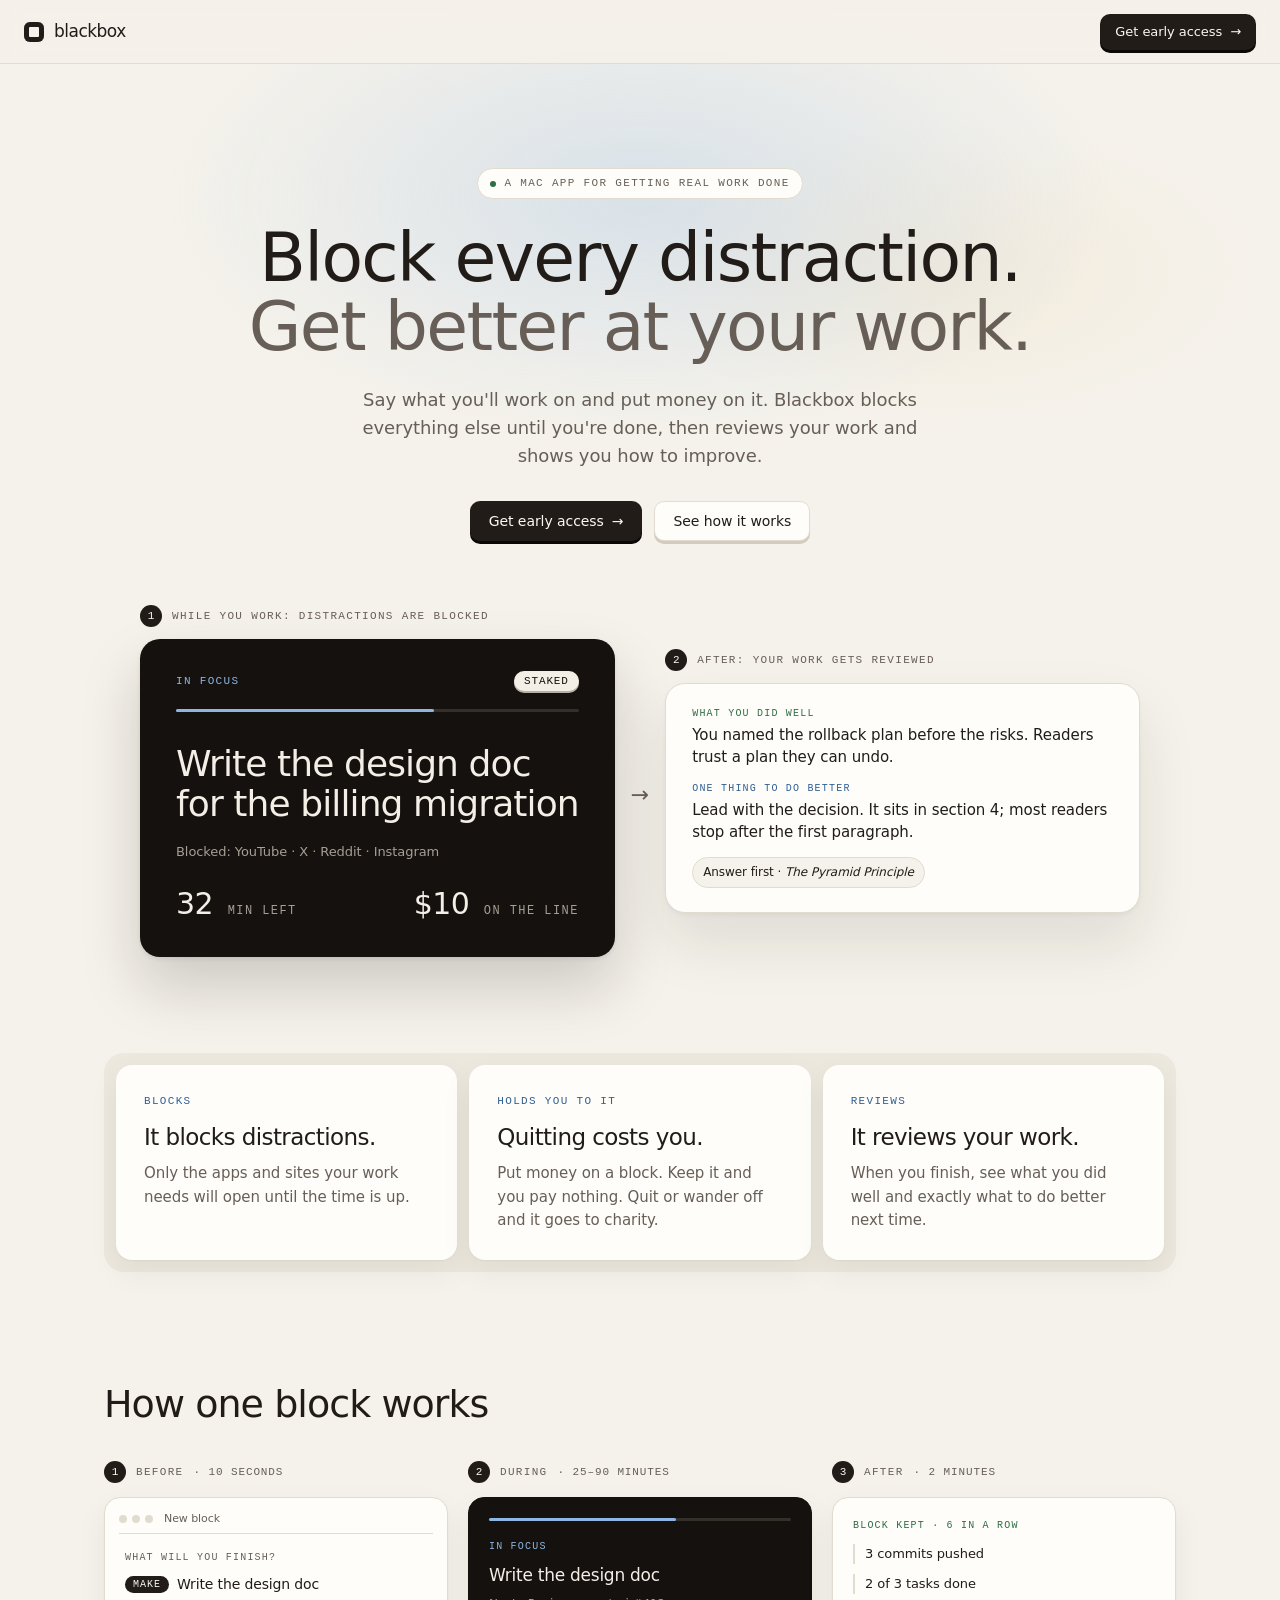
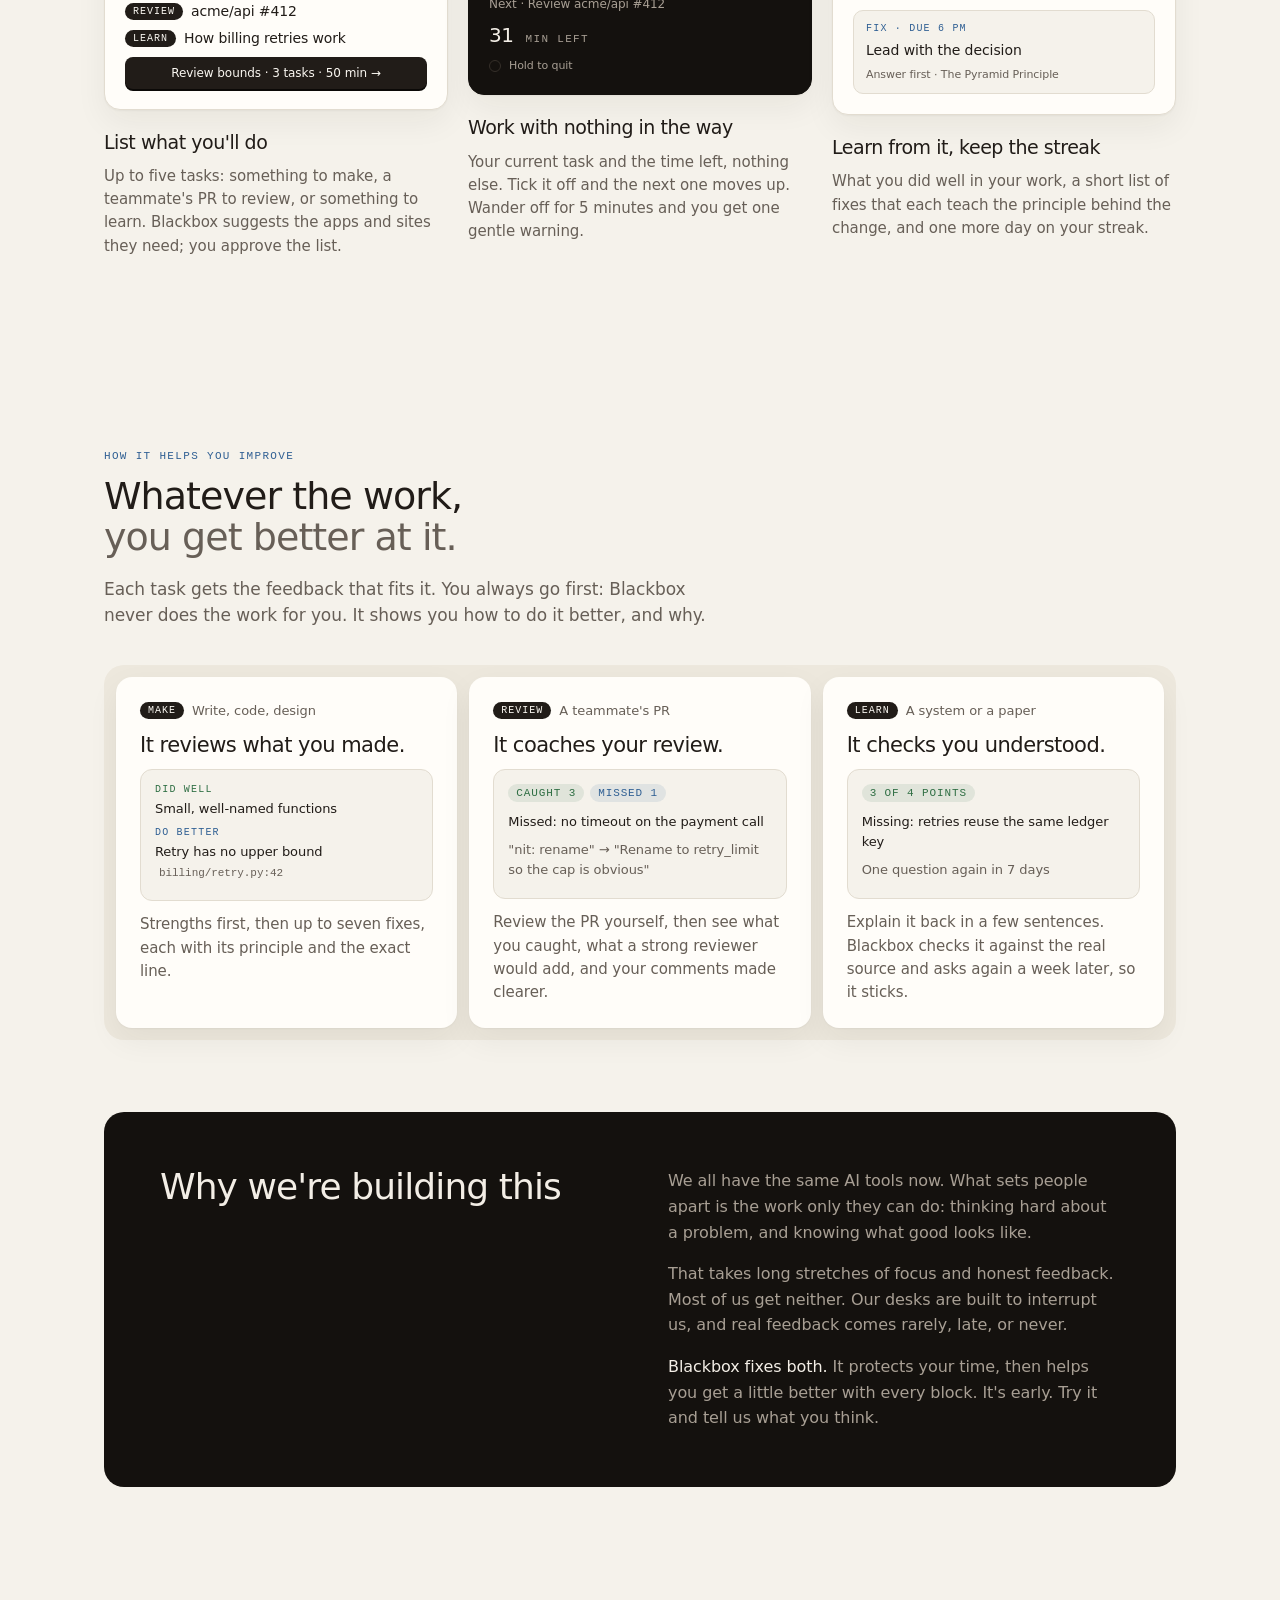
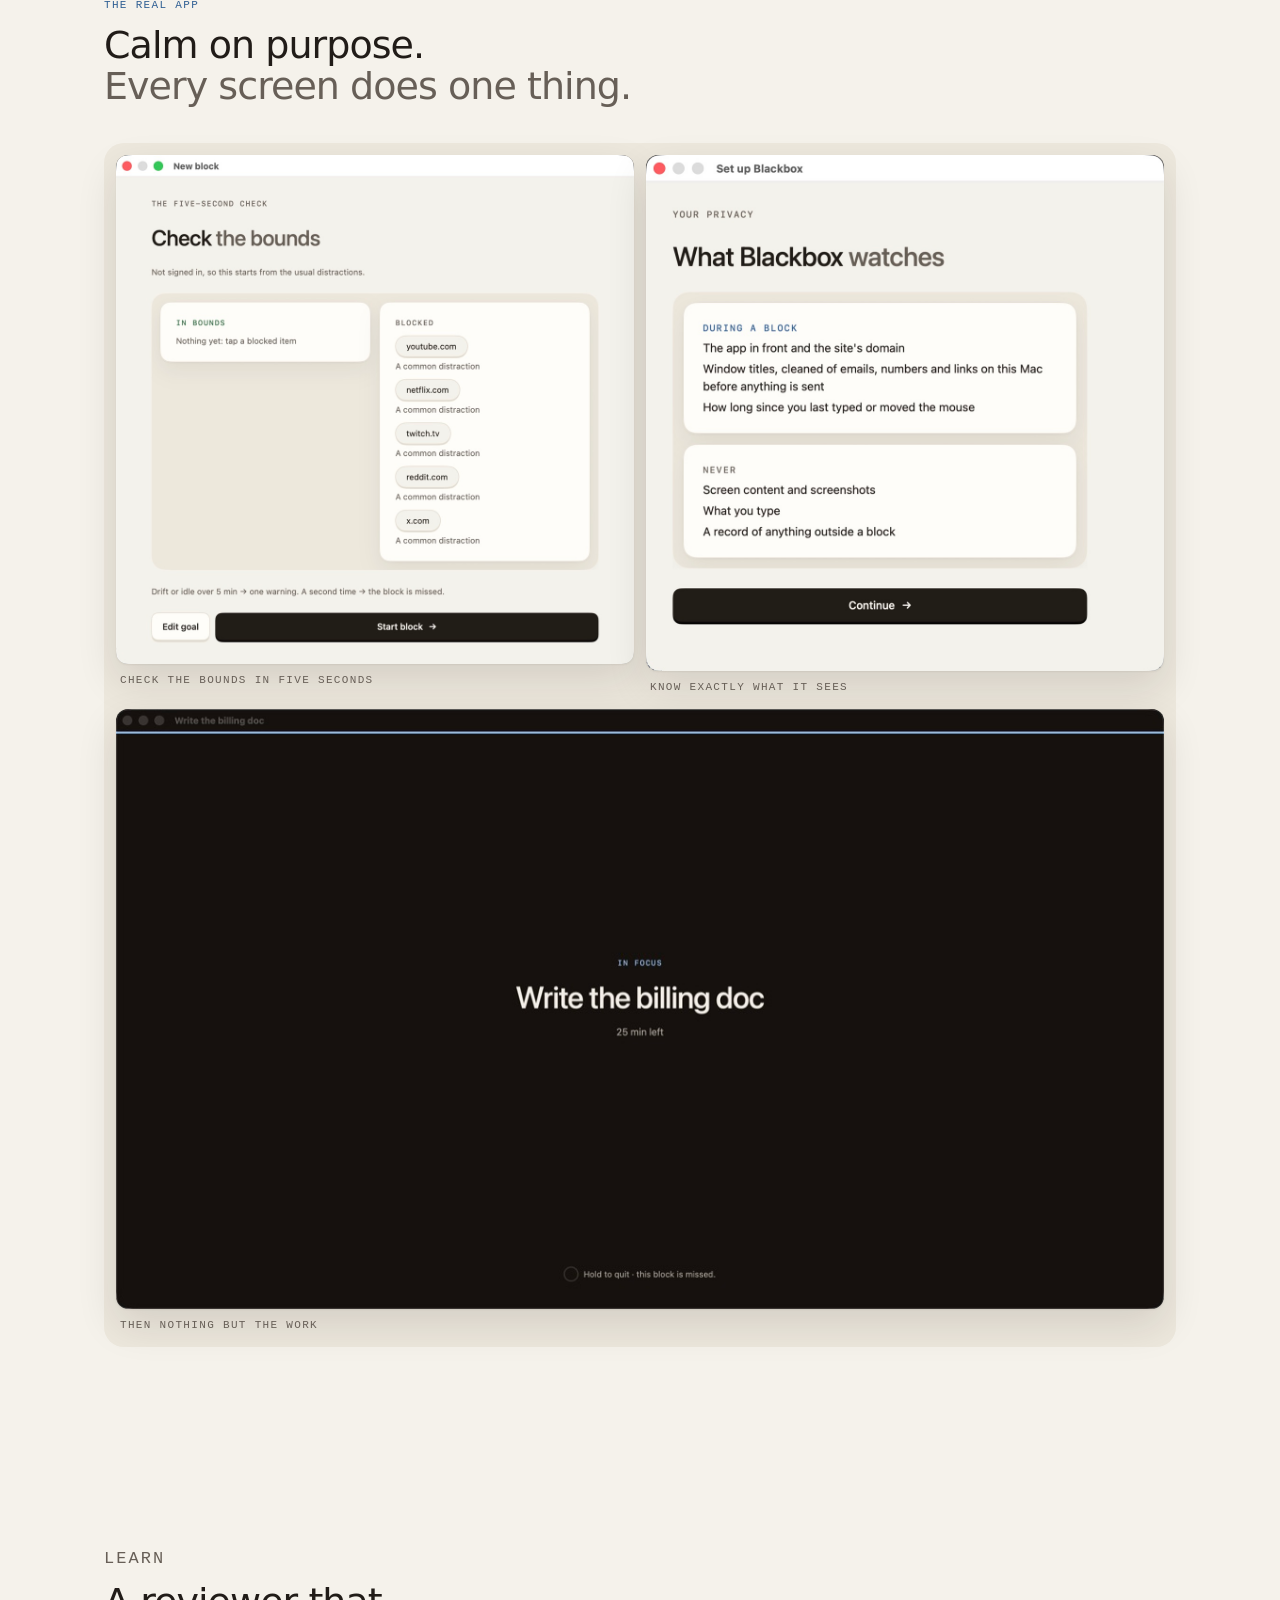
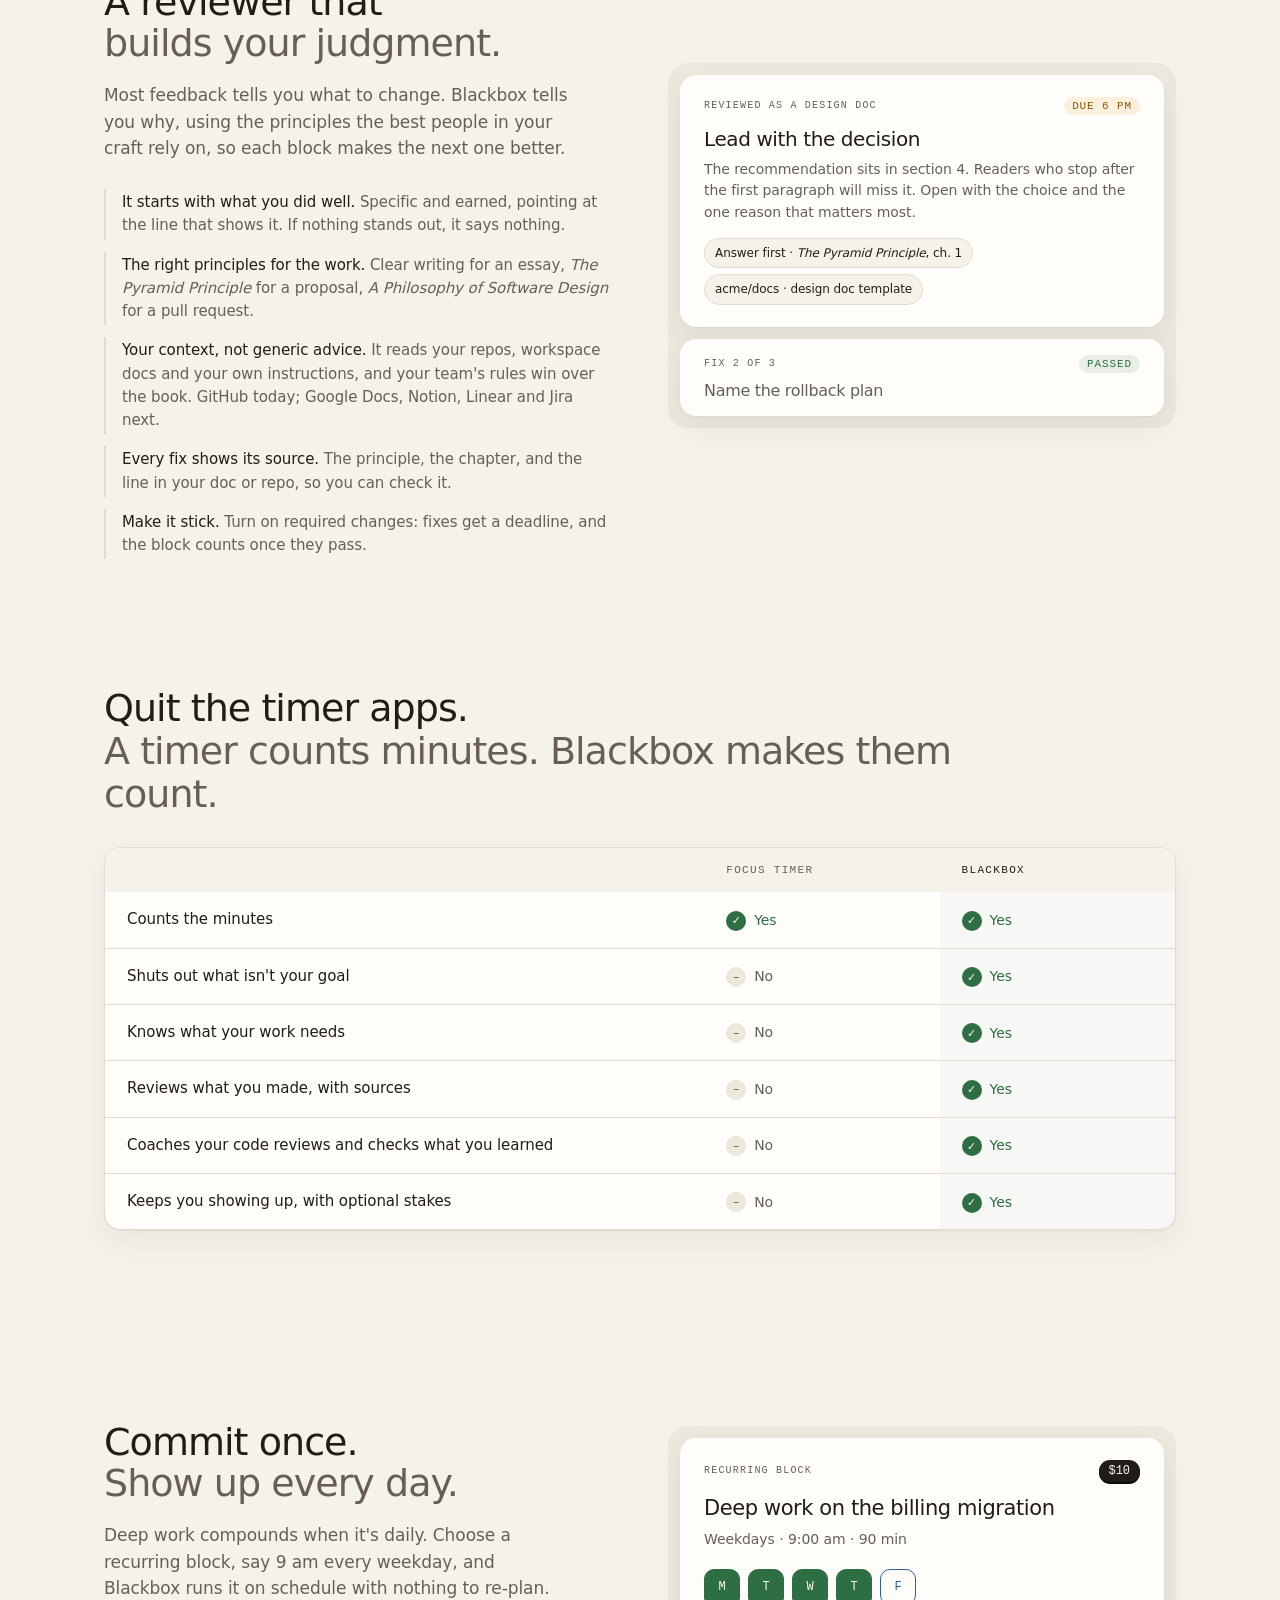
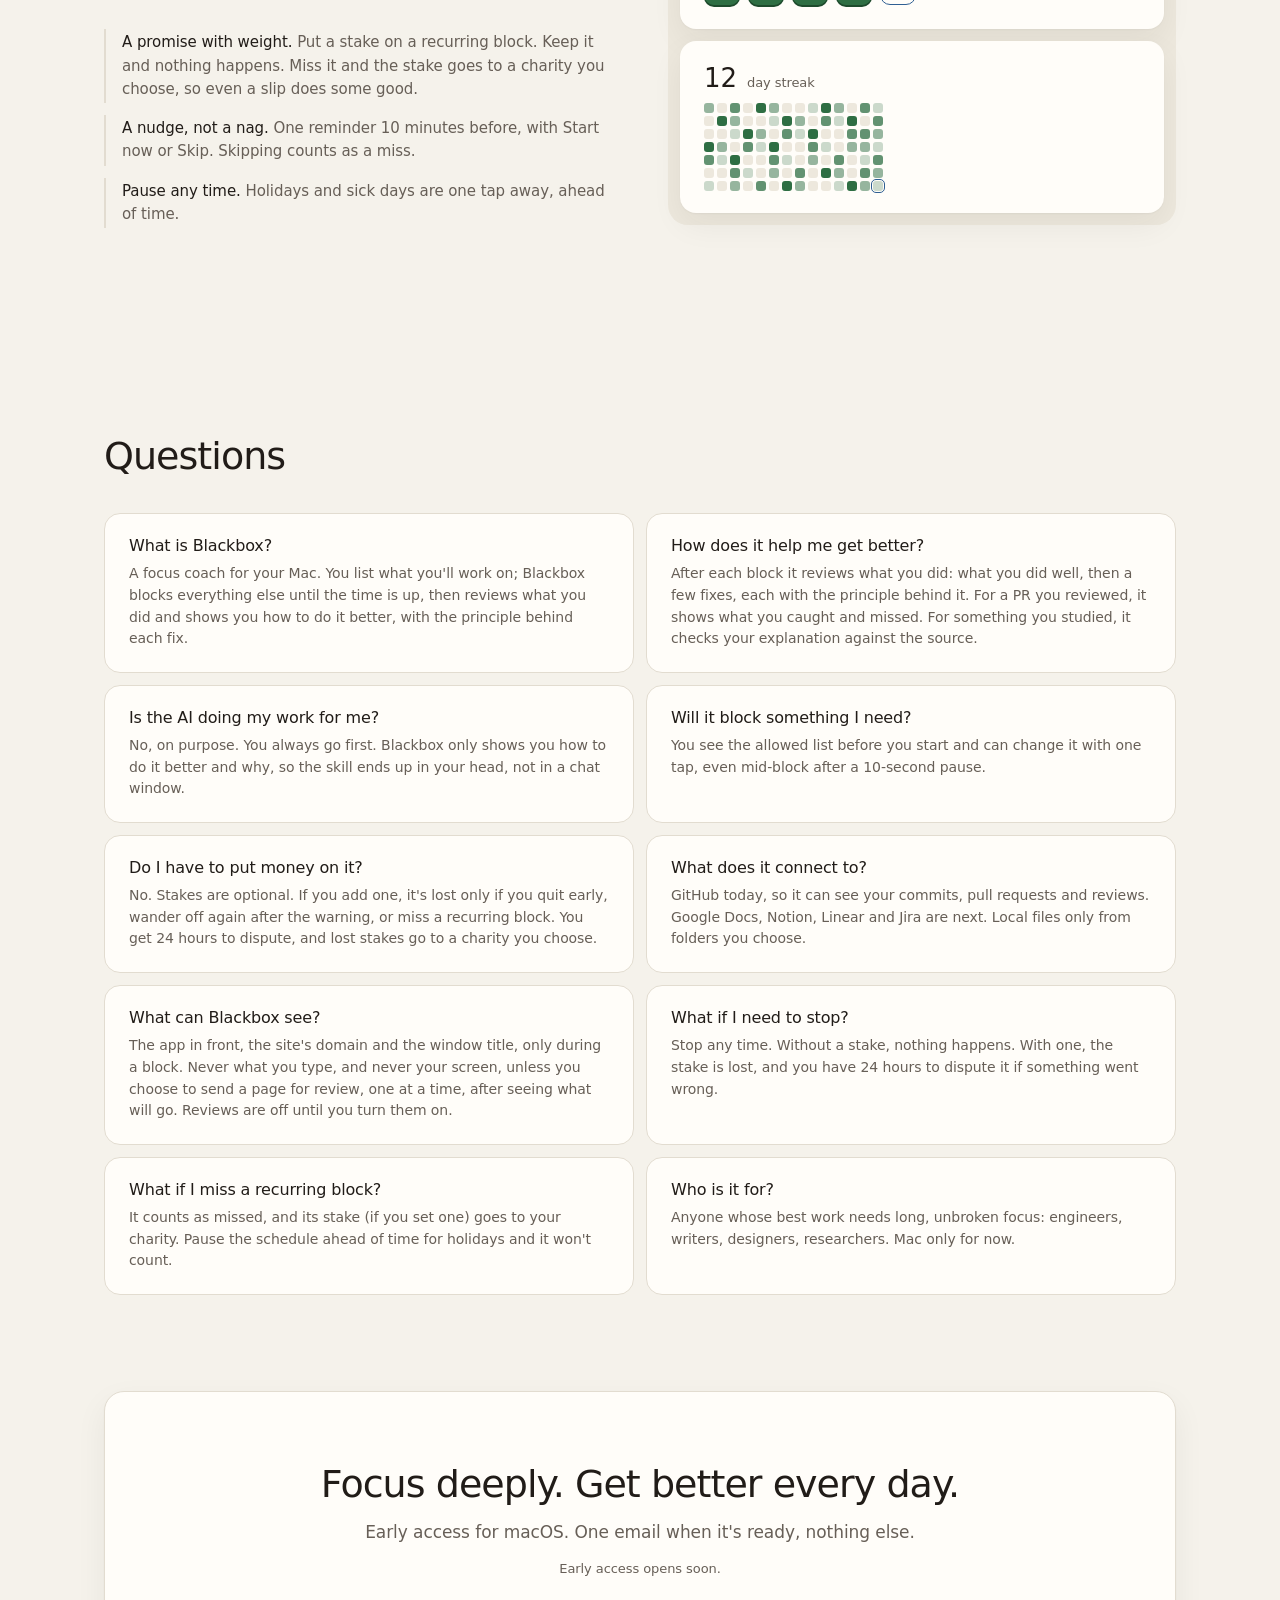
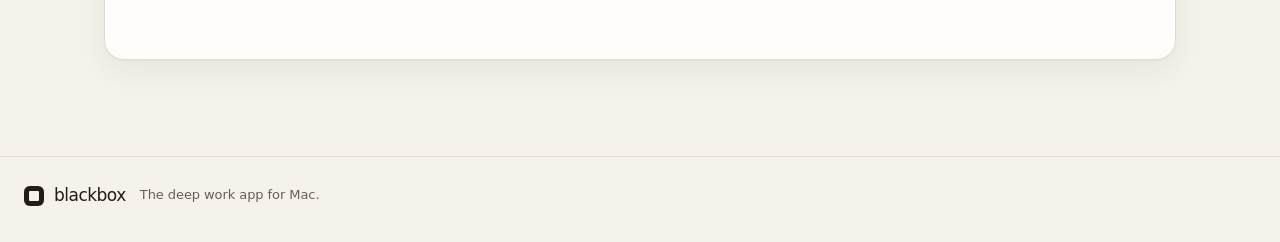
<file: index.html>
<!doctype html>
<html lang="en">
<head>
  <meta charset="utf-8">
  <meta name="viewport" content="width=device-width, initial-scale=1">
  <title>Blackbox — block every distraction. Get better at your work.</title>
  <meta name="description" content="Blackbox is a Mac app for getting real work done. Say what you'll work on and put money on it. It blocks everything else until you're done, then reviews your work and shows you how to improve.">
  <link rel="icon" href="data:image/svg+xml,%3Csvg xmlns=%22http://www.w3.org/2000/svg%22 viewBox=%220 0 32 32%22%3E%3Crect width=%2232%22 height=%2232%22 rx=%226%22 fill=%22%23000%22/%3E%3Crect x=%229%22 y=%229%22 width=%2214%22 height=%2214%22 rx=%222%22 fill=%22%23fff%22/%3E%3C/svg%3E">
  <link rel="stylesheet" href="styles.css">
  <script src="config.js"></script>
  <script src="waitlist.js" defer></script>
</head>
<body>
  <header class="nav">
    <a class="wordmark" href="#top" aria-label="Blackbox home">blackbox</a>
    <a class="button button-solid" href="#waitlist">Get early access</a>
  </header>

  <main id="top">
    <section class="hero">
      <p class="eyebrow">A Mac app for getting real work done</p>
      <h1>Block every distraction.<br><span class="muted">Get better at your work.</span></h1>
      <p class="lede">Say what you'll work on and put money on it. Blackbox blocks everything else until you're done, then reviews your work and shows you how to improve.</p>
      <div class="actions">
        <a class="button button-solid" href="#waitlist">Get early access</a>
        <a class="button button-outline" href="#how">See how it works</a>
      </div>

      <div class="hero-pair">
        <figure class="hero-step" aria-label="While you work: your task, the time left and the $10 on the line, nothing else">
          <figcaption><span class="num">1</span>While you work: distractions are blocked</figcaption>
          <div class="focus-card">
            <p class="focus-head"><span>In focus</span><span class="focus-stake-chip">Staked</span></p>
            <div class="timeline"><span style="width: 64%"></span></div>
            <p class="focus-goal">Write the design doc for the billing migration</p>
            <p class="focus-blocked">Blocked: YouTube · X · Reddit · Instagram</p>
            <p class="focus-time"><span><strong>32</strong> min left</span><span class="focus-money"><strong>$10</strong> on the line</span></p>
          </div>
        </figure>
        <span class="hero-arrow" aria-hidden="true">→</span>
        <figure class="hero-step" aria-label="After you work: what you did well, and one thing to do better, with the principle behind it">
          <figcaption><span class="num">2</span>After: your work gets reviewed</figcaption>
          <div class="coach-card">
            <p class="coach-label coach-good">What you did well</p>
            <p class="coach-line">You named the rollback plan before the risks. Readers trust a plan they can undo.</p>
            <p class="coach-label coach-better">One thing to do better</p>
            <p class="coach-line"><strong>Lead with the decision.</strong> It sits in section 4; most readers stop after the first paragraph.</p>
            <p class="coach-tag">Answer first · <em>The Pyramid Principle</em></p>
          </div>
        </figure>
      </div>
    </section>

    <section class="pillars" aria-label="What Blackbox does">
      <div class="pillar">
        <p class="pillar-kicker">Blocks</p>
        <h2>It blocks distractions.</h2>
        <p>Only the apps and sites your work needs will open until the time is up.</p>
      </div>
      <div class="pillar">
        <p class="pillar-kicker">Holds you to it</p>
        <h2>Quitting costs you.</h2>
        <p>Put money on a block. Keep it and you pay nothing. Quit or wander off and it goes to charity.</p>
      </div>
      <div class="pillar">
        <p class="pillar-kicker">Reviews</p>
        <h2>It reviews your work.</h2>
        <p>When you finish, see what you did well and exactly what to do better next time.</p>
      </div>
    </section>

    <section id="how" class="how" aria-labelledby="how-title">
      <h2 id="how-title">How one block works</h2>
      <ol class="phases">
        <li class="phase">
          <p class="phase-when"><span class="num">1</span>Before <span class="muted">· 10 seconds</span></p>
          <div class="mock app" aria-hidden="true">
            <div class="app-bar"><i></i><i></i><i></i><span>New block</span></div>
            <p class="mock-label">What will you finish?</p>
            <p class="mock-task"><span class="kind">Make</span>Write the design doc</p>
            <p class="mock-task"><span class="kind">Review</span>acme/api #412</p>
            <p class="mock-task"><span class="kind">Learn</span>How billing retries work</p>
            <span class="mock-cta">Review bounds · 3 tasks · 50 min →</span>
          </div>
          <h3>List what you'll do</h3>
          <p>Up to five tasks: something to make, a teammate's PR to review, or something to learn. Blackbox suggests the apps and sites they need; you approve the list.</p>
        </li>
        <li class="phase">
          <p class="phase-when"><span class="num">2</span>During <span class="muted">· 25–90 minutes</span></p>
          <div class="mock app mock-dark" aria-hidden="true">
            <div class="mock-time"><span style="width: 62%"></span></div>
            <p class="mock-label mock-label-focus">In focus</p>
            <p class="mock-blocked">Write the design doc</p>
            <p class="mock-next">Next · Review acme/api #412</p>
            <p class="mock-left"><strong>31</strong> min left</p>
            <span class="mock-hold"><i></i>Hold to quit</span>
          </div>
          <h3>Work with nothing in the way</h3>
          <p>Your current task and the time left, nothing else. Tick it off and the next one moves up. Wander off for 5 minutes and you get one gentle warning.</p>
        </li>
        <li class="phase">
          <p class="phase-when"><span class="num">3</span>After <span class="muted">· 2 minutes</span></p>
          <div class="mock app" aria-hidden="true">
            <p class="mock-label mock-label-kept">Block kept · 6 in a row</p>
            <p class="mock-proof">3 commits pushed</p>
            <p class="mock-proof">2 of 3 tasks done</p>
            <div class="mock-fixcard">
              <p class="mock-label mock-label-focus">Fix · due 6 pm</p>
              <p class="mock-fix">Lead with the decision</p>
              <p class="mock-tag">Answer first · The Pyramid Principle</p>
            </div>
          </div>
          <h3>Learn from it, keep the streak</h3>
          <p>What you did well in your work, a short list of fixes that each teach the principle behind the change, and one more day on your streak.</p>
        </li>
      </ol>
    </section>

    <section id="improve" class="kinds-section" aria-labelledby="kinds-title">
      <p class="eyebrow-plain">How it helps you improve</p>
      <h2 id="kinds-title">Whatever the work,<br><span class="muted">you get better at it.</span></h2>
      <p class="section-intro">Each task gets the feedback that fits it. You always go first: Blackbox never does the work for you. It shows you how to do it better, and why.</p>
      <div class="kinds">
        <article class="kind-card">
          <p class="kind-head"><span class="kind">Make</span>Write, code, design</p>
          <h3>It reviews what you made.</h3>
          <div class="mini" aria-hidden="true">
            <p class="coach-label coach-good">Did well</p>
            <p class="mini-line">Small, well-named functions</p>
            <p class="coach-label coach-better">Do better</p>
            <p class="mini-line">Retry has no upper bound <span class="mini-src">billing/retry.py:42</span></p>
          </div>
          <p>Strengths first, then up to seven fixes, each with its principle and the exact line.</p>
        </article>
        <article class="kind-card">
          <p class="kind-head"><span class="kind">Review</span>A teammate's PR</p>
          <h3>It coaches your review.</h3>
          <div class="mini" aria-hidden="true">
            <p class="mini-score"><span class="good">Caught 3</span><span class="better">Missed 1</span></p>
            <p class="mini-line">Missed: no timeout on the payment call</p>
            <p class="mini-line mini-quiet">"nit: rename" → "Rename to retry_limit so the cap is obvious"</p>
          </div>
          <p>Review the PR yourself, then see what you caught, what a strong reviewer would add, and your comments made clearer.</p>
        </article>
        <article class="kind-card">
          <p class="kind-head"><span class="kind">Learn</span>A system or a paper</p>
          <h3>It checks you understood.</h3>
          <div class="mini" aria-hidden="true">
            <p class="mini-score"><span class="good">3 of 4 points</span></p>
            <p class="mini-line">Missing: retries reuse the same ledger key</p>
            <p class="mini-line mini-quiet">One question again in 7 days</p>
          </div>
          <p>Explain it back in a few sentences. Blackbox checks it against the real source and asks again a week later, so it sticks.</p>
        </article>
      </div>
    </section>

    <section id="why" class="why-now" aria-labelledby="why-title">
      <h2 id="why-title">Why we're building this</h2>
      <div class="why-now-body">
        <p>We all have the same AI tools now. What sets people apart is the work only they can do: thinking hard about a problem, and knowing what good looks like.</p>
        <p>That takes long stretches of focus and honest feedback. Most of us get neither. Our desks are built to interrupt us, and real feedback comes rarely, late, or never.</p>
        <p><strong>Blackbox fixes both.</strong> It protects your time, then helps you get a little better with every block. It's early. Try it and tell us what you think.</p>
      </div>
    </section>

    <section class="screens" aria-labelledby="screens-title">
      <p class="eyebrow-plain">The real app</p>
      <h2 id="screens-title">Calm on purpose.<br><span class="muted">Every screen does one thing.</span></h2>
      <div class="shots">
        <figure class="shot">
          <img src="img/bounds-light.jpg" width="1100" height="1081" loading="lazy" decoding="async"
            alt="The bounds check: what's in bounds and what's blocked, with a reason under each, and Start block.">
          <figcaption>Check the bounds in five seconds</figcaption>
        </figure>
        <figure class="shot">
          <img src="img/privacy-light.jpg" width="1100" height="1096" loading="lazy" decoding="async"
            alt="Setup's privacy screen: what Blackbox watches during a block, and what it never collects.">
          <figcaption>Know exactly what it sees</figcaption>
        </figure>
        <figure class="shot shot-wide">
          <img src="img/focus-dark.jpg" width="1100" height="630" loading="lazy" decoding="async"
            alt="Focus mode: the goal, the time left, and hold to quit, on a dark screen.">
          <figcaption>Then nothing but the work</figcaption>
        </figure>
      </div>
    </section>

    <section id="learn" class="reviewer" aria-labelledby="reviewer-title">
      <div class="reviewer-copy">
        <p class="eyebrow-plain">Learn</p>
        <h2 id="reviewer-title">A reviewer that<br><span class="muted">builds your judgment.</span></h2>
        <p>Most feedback tells you what to change. Blackbox tells you why, using the principles the best people in your craft rely on, so each block makes the next one better.</p>
        <ul class="train-points">
          <li><strong>It starts with what you did well.</strong> Specific and earned, pointing at the line that shows it. If nothing stands out, it says nothing.</li>
          <li><strong>The right principles for the work.</strong> Clear writing for an essay, <em>The Pyramid Principle</em> for a proposal, <em>A Philosophy of Software Design</em> for a pull request.</li>
          <li><strong>Your context, not generic advice.</strong> It reads your repos, workspace docs and your own instructions, and your team's rules win over the book. GitHub today; Google Docs, Notion, Linear and Jira next.</li>
          <li><strong>Every fix shows its source.</strong> The principle, the chapter, and the line in your doc or repo, so you can check it.</li>
          <li><strong>Make it stick.</strong> Turn on required changes: fixes get a deadline, and the block counts once they pass.</li>
        </ul>
      </div>
      <figure class="review" aria-label="A fix card: Lead with the decision, with its principle and sources">
        <div class="review-card">
          <p class="review-head"><span class="mock-label">Reviewed as a design doc</span><span class="review-due">Due 6 pm</span></p>
          <p class="review-what">Lead with the decision</p>
          <p class="review-why">The recommendation sits in section 4. Readers who stop after the first paragraph will miss it. Open with the choice and the one reason that matters most.</p>
          <div class="review-tags">
            <span>Answer first · <em>The Pyramid Principle</em>, ch. 1</span>
            <span>acme/docs · design doc template</span>
          </div>
        </div>
        <div class="review-card review-card-quiet">
          <p class="review-head"><span class="mock-label">Fix 2 of 3</span><span class="review-pass">Passed</span></p>
          <p class="review-what">Name the rollback plan</p>
        </div>
      </figure>
    </section>

    <section class="timers" aria-labelledby="timers-title">
      <h2 id="timers-title">Quit the timer apps.<br><span class="muted">A timer counts minutes. Blackbox makes them count.</span></h2>
      <table class="compare">
        <thead>
          <tr><th scope="col"><span class="visually-hidden">What you get</span></th><th scope="col">Focus timer</th><th scope="col">Blackbox</th></tr>
        </thead>
        <tbody>
          <tr><th scope="row">Counts the minutes</th><td><span class="yes">Yes</span></td><td><span class="yes">Yes</span></td></tr>
          <tr><th scope="row">Shuts out what isn't your goal</th><td><span class="no">No</span></td><td><span class="yes">Yes</span></td></tr>
          <tr><th scope="row">Knows what your work needs</th><td><span class="no">No</span></td><td><span class="yes">Yes</span></td></tr>
          <tr><th scope="row">Reviews what you made, with sources</th><td><span class="no">No</span></td><td><span class="yes">Yes</span></td></tr>
          <tr><th scope="row">Coaches your code reviews and checks what you learned</th><td><span class="no">No</span></td><td><span class="yes">Yes</span></td></tr>
          <tr><th scope="row">Keeps you showing up, with optional stakes</th><td><span class="no">No</span></td><td><span class="yes">Yes</span></td></tr>
        </tbody>
      </table>
    </section>

    <section class="train" aria-labelledby="train-title">
      <div class="train-copy">
        <h2 id="train-title">Commit once.<br><span class="muted">Show up every day.</span></h2>
        <p>Deep work compounds when it's daily. Choose a recurring block, say 9 am every weekday, and Blackbox runs it on schedule with nothing to re-plan.</p>
        <ul class="train-points">
          <li><strong>A promise with weight.</strong> Put a stake on a recurring block. Keep it and nothing happens. Miss it and the stake goes to a charity you choose, so even a slip does some good.</li>
          <li><strong>A nudge, not a nag.</strong> One reminder 10 minutes before, with Start now or Skip. Skipping counts as a miss.</li>
          <li><strong>Pause any time.</strong> Holidays and sick days are one tap away, ahead of time.</li>
        </ul>
      </div>
      <figure class="schedule" aria-label="A recurring block: Deep work, weekdays at 9 am, 90 minutes, $10, with a 12-day streak">
        <div class="schedule-card">
          <p class="schedule-head"><span class="mock-label">Recurring block</span><span class="schedule-stake">$10</span></p>
        <p class="schedule-goal">Deep work on the billing migration</p>
        <p class="schedule-when">Weekdays · 9:00 am · 90 min</p>
        <div class="days" aria-hidden="true">
          <span class="kept">M</span><span class="kept">T</span><span class="kept">W</span><span class="kept">T</span><span class="next">F</span>
        </div>
        </div>
        <div class="consistency">
          <p class="mock-streak"><strong>12</strong> day streak</p>
          <div class="grid" aria-hidden="true"></div>
        </div>
      </figure>
    </section>

    <section class="faq" aria-labelledby="faq-title">
      <h2 id="faq-title">Questions</h2>
      <dl>
        <div>
          <dt>What is Blackbox?</dt>
          <dd>A focus coach for your Mac. You list what you'll work on; Blackbox blocks everything else until the time is up, then reviews what you did and shows you how to do it better, with the principle behind each fix.</dd>
        </div>
        <div>
          <dt>How does it help me get better?</dt>
          <dd>After each block it reviews what you did: what you did well, then a few fixes, each with the principle behind it. For a PR you reviewed, it shows what you caught and missed. For something you studied, it checks your explanation against the source.</dd>
        </div>
        <div>
          <dt>Is the AI doing my work for me?</dt>
          <dd>No, on purpose. You always go first. Blackbox only shows you how to do it better and why, so the skill ends up in your head, not in a chat window.</dd>
        </div>
        <div>
          <dt>Will it block something I need?</dt>
          <dd>You see the allowed list before you start and can change it with one tap, even mid-block after a 10-second pause.</dd>
        </div>
        <div>
          <dt>Do I have to put money on it?</dt>
          <dd>No. Stakes are optional. If you add one, it's lost only if you quit early, wander off again after the warning, or miss a recurring block. You get 24 hours to dispute, and lost stakes go to a charity you choose.</dd>
        </div>
        <div>
          <dt>What does it connect to?</dt>
          <dd>GitHub today, so it can see your commits, pull requests and reviews. Google Docs, Notion, Linear and Jira are next. Local files only from folders you choose.</dd>
        </div>
        <div>
          <dt>What can Blackbox see?</dt>
          <dd>The app in front, the site's domain and the window title, only during a block. Never what you type, and never your screen, unless you choose to send a page for review, one at a time, after seeing what will go. Reviews are off until you turn them on.</dd>
        </div>
        <div>
          <dt>What if I need to stop?</dt>
          <dd>Stop any time. Without a stake, nothing happens. With one, the stake is lost, and you have 24 hours to dispute it if something went wrong.</dd>
        </div>
        <div>
          <dt>What if I miss a recurring block?</dt>
          <dd>It counts as missed, and its stake (if you set one) goes to your charity. Pause the schedule ahead of time for holidays and it won't count.</dd>
        </div>
        <div>
          <dt>Who is it for?</dt>
          <dd>Anyone whose best work needs long, unbroken focus: engineers, writers, designers, researchers. Mac only for now.</dd>
        </div>
      </dl>
    </section>

    <section id="waitlist" class="waitlist" aria-labelledby="waitlist-title">
      <h2 id="waitlist-title">Focus deeply. Get better every day.</h2>
      <p class="section-lede">Early access for macOS. One email when it's ready, nothing else.</p>
      <form class="waitlist-form" novalidate>
        <label class="visually-hidden" for="email">Email address</label>
        <input id="email" name="email" type="email" autocomplete="email" placeholder="you@work.com" required>
        <button class="button button-solid" type="submit">Get early access</button>
      </form>
      <p class="waitlist-note" role="status" aria-live="polite"></p>
    </section>
  </main>

  <footer class="footer">
    <span class="wordmark">blackbox</span>
    <span class="muted">The deep work app for Mac.</span>
  </footer>
</body>
</html>
</file>
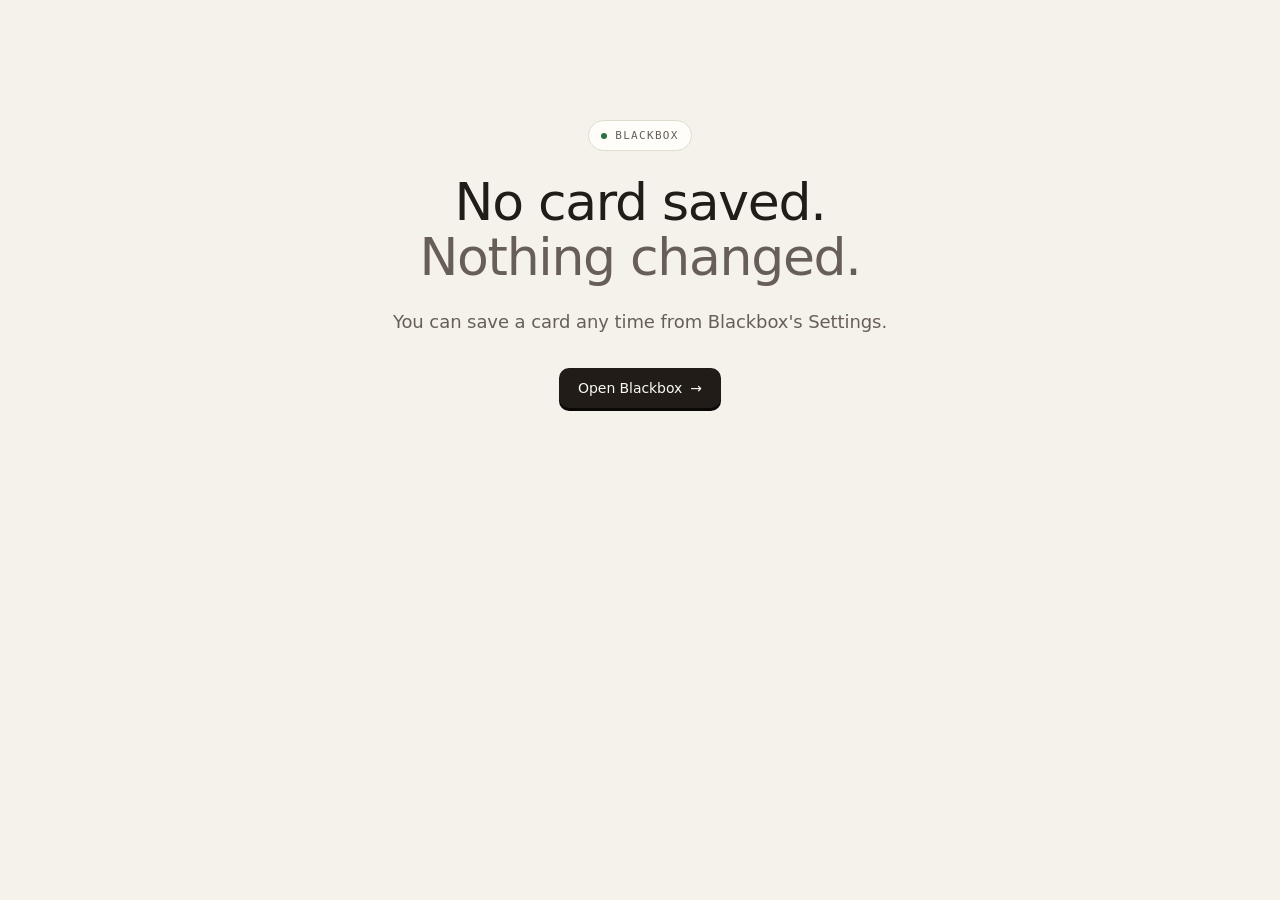
<file: card-saved.html>
<!doctype html>
<html lang="en">
<head>
  <meta charset="utf-8">
  <meta name="viewport" content="width=device-width, initial-scale=1">
  <title>Finish saving your card — Blackbox</title>
  <meta name="robots" content="noindex">
  <meta name="referrer" content="no-referrer">
  <link rel="stylesheet" href="styles.css">
</head>
<body>
  <main class="hand-back">
    <p class="eyebrow">Blackbox</p>
    <h1 id="title">Almost done.<br><span class="muted">Open Blackbox to finish saving your card.</span></h1>
    <p class="lede" id="detail">Stripe holds your card; Blackbox only stores a reference to it. Nothing is charged unless you lose a stake.</p>
    <div class="actions"><a class="button button-solid" id="back" href="blackbox://payment">Open Blackbox</a></div>
  </main>
  <script>
    // Stripe returns here with ?session_id=… (or ?cancelled=1). Hand it to the app.
    (function () {
      "use strict";
      const params = new URLSearchParams(location.search);
      const session = params.get("session_id");
      const back = document.getElementById("back");
      if (!session || params.get("cancelled")) {
        document.getElementById("title").innerHTML = 'No card saved.<br><span class="muted">Nothing changed.</span>';
        document.getElementById("detail").textContent = "You can save a card any time from Blackbox's Settings.";
        return;
      }
      const link = "blackbox://payment?session_id=" + encodeURIComponent(session);
      // Keep the session id out of the address bar and history once it's read.
      history.replaceState(null, "", location.pathname);
      back.href = link;
      location.href = link;
    })();
  </script>
</body>
</html>
</file>
<file: styles.css>
/* Blackbox landing page. Tokens mirror docs/design/ui-design.md (v4, warm paper). */
:root {
  --bg: #f5f2eb;
  --surface: #fffdf9;
  --raised: #ede8dd;
  --line: #e2dcd0;
  --text: #211c18;
  --muted: #675f57;
  --primary: #211c18;
  --on-primary: #fbf8f2;
  --edge: #0b0907;
  --edge-soft: #d3cbbd;
  --focus: #2f5f93;
  --kept: #2e6e43;
  --night: #14110e;
  --night-surface: #1d1915;
  --night-line: #352f29;
  --night-text: #f3eee6;
  --night-muted: #a89f94;
  --night-focus: #8db6e3;
  --radius-control: 10px;
  --radius-card: 16px;
  --radius-panel: 20px;
  --shadow-card: 0 1px 2px rgba(33, 28, 24, 0.04), 0 12px 32px rgba(33, 28, 24, 0.06);
  --sans: -apple-system, BlinkMacSystemFont, "SF Pro Text", Inter, "Segoe UI", system-ui, sans-serif;
  --display: -apple-system, BlinkMacSystemFont, "SF Pro Display", Inter, "Segoe UI", system-ui, sans-serif;
  --mono: ui-monospace, "SF Mono", SFMono-Regular, Menlo, Consolas, monospace;
  --column: 1120px;
}

* { box-sizing: border-box; }
[hidden] { display: none !important; }

html { scroll-behavior: smooth; }
@media (prefers-reduced-motion: reduce) { html { scroll-behavior: auto; } }

body {
  margin: 0;
  /* The hero's glow is wider than the page; never let it scroll sideways. */
  overflow-x: clip;
  background: var(--bg);
  color: var(--text);
  font: 400 15px/1.55 var(--sans);
  letter-spacing: -0.005em;
  -webkit-font-smoothing: antialiased;
}

h1, h2, h3 { font-family: var(--display); font-weight: 500; letter-spacing: -0.025em; margin: 0; }
p { margin: 0; }
.muted { color: var(--muted); }

.nav, main, .footer { max-width: var(--column); margin: 0 auto; padding: 0 24px; }

/* Nav: floats on the paper with a hairline once you scroll past it. */
.nav {
  position: sticky; top: 0; z-index: 10;
  display: flex; align-items: center; justify-content: space-between;
  height: 64px; max-width: none;
  background: rgba(245, 242, 235, 0.86);
  backdrop-filter: saturate(140%) blur(10px);
  -webkit-backdrop-filter: saturate(140%) blur(10px);
  border-bottom: 1px solid var(--line);
}
.wordmark {
  display: inline-flex; align-items: center; gap: 10px;
  font: 500 17px/1 var(--display); letter-spacing: -0.03em; color: var(--text); text-decoration: none;
}
.wordmark::before {
  content: ""; width: 20px; height: 20px; border-radius: 6px; background: var(--primary);
  box-shadow: inset 0 0 0 5px var(--primary), inset 0 0 0 11px var(--bg);
}

/* Tactile buttons: they sit on a key edge and press down onto it. */
.button {
  display: inline-flex; align-items: center; justify-content: center; gap: 8px;
  height: 40px; padding: 0 18px; border-radius: var(--radius-control);
  font: 500 14px/1 var(--sans); letter-spacing: -0.005em; text-decoration: none;
  border: 1px solid transparent; cursor: pointer;
  transition: transform 90ms ease-out, box-shadow 90ms ease-out;
}
.button:active { transform: translateY(2px); }
.button:focus-visible, input:focus-visible { outline: 2px solid var(--focus); outline-offset: 3px; }
.button-solid { background: var(--primary); color: var(--on-primary); box-shadow: 0 3px 0 var(--edge); }
.button-solid:active { box-shadow: 0 1px 0 var(--edge); }
.button-solid::after { content: "→"; font-family: var(--sans); }
.button-outline { background: var(--surface); color: var(--text); border-color: var(--line); box-shadow: 0 3px 0 var(--edge-soft); }
.button-outline:active { box-shadow: 0 1px 0 var(--edge-soft); }
.nav .button { height: 36px; padding: 0 14px; font-size: 13px; }
@media (prefers-reduced-motion: reduce) { .button, .button:active { transition: none; transform: none; } }

/* Mono labels: the instrument-panel voice. */
.eyebrow, .pillar-kicker, .mock-label, .phase-when, .num, .stamina-head .mock-label, .schedule-head .mock-label {
  font-family: var(--mono); text-transform: uppercase; letter-spacing: 0.12em; font-weight: 500;
}

.hero { position: relative; text-align: center; padding: 104px 0 88px; }
.hero::before {
  content: ""; position: absolute; inset: -40px -20% auto; height: 620px; z-index: -1; pointer-events: none;
  background:
    radial-gradient(ellipse 45% 55% at 50% 28%, rgba(141, 182, 227, 0.28), rgba(245, 242, 235, 0) 70%),
    radial-gradient(ellipse 30% 35% at 70% 40%, rgba(226, 177, 92, 0.10), rgba(245, 242, 235, 0) 70%);
}
.eyebrow {
  display: inline-flex; align-items: center; gap: 8px;
  font-size: 11px; color: var(--muted); margin-bottom: 24px;
  padding: 6px 12px; border-radius: 999px; background: var(--surface); border: 1px solid var(--line);
}
.eyebrow::before { content: ""; width: 6px; height: 6px; border-radius: 50%; background: var(--kept); }
.hero h1 { font-size: clamp(40px, 6.4vw, 68px); line-height: 1.02; }
.lede { max-width: 560px; margin: 24px auto 0; font-size: 18px; line-height: 1.55; color: var(--muted); }
.focus-blocked { margin-top: 18px; font-size: 13px; color: var(--night-muted); }
.focus-time { display: flex; justify-content: space-between; align-items: baseline; gap: 16px; flex-wrap: wrap; }
.focus-money strong { color: #f2c46d; }
.focus-head { display: flex; justify-content: space-between; align-items: center; margin-bottom: 18px; font: 500 11px var(--mono); text-transform: uppercase; letter-spacing: 0.12em; color: var(--night-focus); }
.focus-stake-chip { color: var(--night); background: var(--night-text); padding: 4px 10px; border-radius: 999px; letter-spacing: 0.08em; box-shadow: 0 2px 0 #b9b0a4; }
.actions { display: flex; gap: 12px; justify-content: center; margin-top: 32px; flex-wrap: wrap; }

.focus-card {
  margin: 64px auto 0; max-width: 680px; text-align: left;
  background: var(--night); color: var(--night-text);
  border-radius: var(--radius-panel); padding: 32px 36px 36px;
  box-shadow: 0 2px 4px rgba(20, 17, 14, 0.08), 0 30px 60px rgba(20, 17, 14, 0.18);
}
.timeline { height: 3px; border-radius: 3px; background: var(--night-line); }
.timeline span { display: block; height: 3px; border-radius: 3px; background: var(--night-focus); }
.focus-goal { font: 500 clamp(24px, 4vw, 36px)/1.1 var(--display); letter-spacing: -0.025em; margin-top: 32px; }
.focus-time { margin-top: 24px; color: var(--night-muted); font: 500 12px var(--mono); text-transform: uppercase; letter-spacing: 0.12em; }
.focus-time strong { color: var(--night-text); font: 500 30px var(--display); letter-spacing: -0.02em; margin-right: 6px; font-variant-numeric: tabular-nums; }

section { scroll-margin-top: 80px; }

/* Hero: the two halves of the product, side by side. */
.lede strong { color: var(--text); font-weight: 500; }
.hero-pair { display: flex; align-items: center; gap: 16px; margin: 64px auto 0; max-width: 1000px; text-align: left; }
.hero-step { flex: 1; margin: 0; display: flex; flex-direction: column; gap: 12px; }
.hero-step figcaption { display: flex; align-items: center; gap: 10px; font: 500 11px var(--mono); text-transform: uppercase; letter-spacing: 0.12em; color: var(--muted); }
.hero-step .focus-card { margin: 0; max-width: none; flex: 1; }
.hero-arrow { font-size: 22px; color: var(--muted); padding-top: 28px; }
.coach-card {
  flex: 1; background: var(--surface); border: 1px solid var(--line); border-radius: var(--radius-panel);
  padding: 24px 26px; display: flex; flex-direction: column; gap: 6px;
  box-shadow: 0 2px 4px rgba(33, 28, 24, 0.04), 0 30px 60px rgba(33, 28, 24, 0.10);
}
.coach-label { font: 500 10px var(--mono); text-transform: uppercase; letter-spacing: 0.12em; }
.coach-label + .coach-line { margin-bottom: 8px; }
.coach-good { color: var(--kept); }
.coach-better { color: var(--focus); }
.coach-line { font-size: 15px; line-height: 1.45; color: var(--text); }
.coach-line strong { font-weight: 500; }
.coach-tag { align-self: flex-start; font-size: 12px; padding: 5px 10px; border-radius: 999px; background: var(--bg); border: 1px solid var(--line); }

/* Task kinds: a small chip in the mocks and the kind cards. */
.kind {
  display: inline-block; font: 500 10px var(--mono); text-transform: uppercase; letter-spacing: 0.1em;
  padding: 3px 8px; margin-right: 8px; border-radius: 999px; background: var(--primary); color: var(--on-primary);
}
.mock-task { font: 500 14px var(--display); letter-spacing: -0.01em; display: flex; align-items: center; }
.mock-next { font-size: 12px; color: var(--night-muted); }

.kinds-section { padding: 96px 0 72px; }
.kinds-section h2 { font-size: 38px; line-height: 1.08; }
.section-intro { color: var(--muted); font-size: 17px; max-width: 620px; margin-top: 18px; }
.kinds { display: grid; grid-template-columns: repeat(3, 1fr); gap: 12px; margin-top: 36px; padding: 12px; border-radius: var(--radius-panel); background: var(--raised); }
.kind-card { background: var(--surface); border-radius: var(--radius-card); padding: 24px; box-shadow: var(--shadow-card); display: flex; flex-direction: column; gap: 12px; }
.kind-head { font-size: 13px; color: var(--muted); display: flex; align-items: center; }
.kind-card h3 { font-size: 21px; line-height: 1.15; }
.kind-card > p:last-child { color: var(--muted); font-size: 15px; }
.mini { background: var(--bg); border: 1px solid var(--line); border-radius: 12px; padding: 14px; display: flex; flex-direction: column; gap: 4px; }
.mini-line { font-size: 13px; color: var(--text); margin-bottom: 4px; }
.mini-quiet { color: var(--muted); }
.mini-src { font: 500 11px var(--mono); color: var(--muted); margin-left: 4px; }
.mini-score { display: flex; gap: 6px; margin-bottom: 6px; }
.mini-score span { font: 500 11px var(--mono); text-transform: uppercase; letter-spacing: 0.08em; padding: 3px 8px; border-radius: 999px; }
.mini-score .good { color: var(--kept); background: rgba(46, 110, 67, 0.10); }
.mini-score .better { color: var(--focus); background: rgba(47, 95, 147, 0.10); }

.problem { max-width: 720px; margin: 0 auto; padding: 88px 0; text-align: center; }
.problem p { font: 400 21px/1.5 var(--display); letter-spacing: -0.015em; color: var(--muted); }
.problem .problem-turn { margin-top: 18px; }
.problem strong { color: var(--text); font-weight: 500; }

/* The three promises sit as cards inside one tinted panel. */
.pillars {
  display: grid; grid-template-columns: repeat(3, 1fr); gap: 12px;
  padding: 12px; border-radius: var(--radius-panel); background: var(--raised);
}
.pillar { background: var(--surface); border-radius: var(--radius-card); padding: 28px; box-shadow: var(--shadow-card); }
.pillar-kicker { font-size: 11px; color: var(--focus); }
.pillar h2 { font-size: 23px; line-height: 1.15; margin-top: 14px; }
.pillar p:last-child { color: var(--muted); font-size: 15px; margin-top: 12px; }

.how { padding: 112px 0 96px; }
.how h2, .faq h2 { font-size: 38px; line-height: 1.08; margin-bottom: 36px; }
.phases { list-style: none; margin: 0; padding: 0; display: grid; grid-template-columns: repeat(3, 1fr); gap: 20px; }
.phase-when { font-size: 11px; color: var(--muted); margin-bottom: 14px; display: flex; gap: 10px; align-items: center; }
.phase-when .muted { letter-spacing: 0.08em; }
.num {
  display: inline-grid; place-items: center; width: 22px; height: 22px; border-radius: 50%;
  font-size: 11px; letter-spacing: 0; color: var(--on-primary); background: var(--primary);
}
.phase h3 { font-size: 19px; margin-top: 18px; }
.phase > p:last-child { color: var(--muted); font-size: 15px; margin-top: 8px; }

.mock {
  min-height: 180px; border: 1px solid var(--line); border-radius: var(--radius-card);
  background: var(--surface); padding: 20px; display: flex; flex-direction: column; gap: 10px;
  justify-content: center; box-shadow: var(--shadow-card);
}
.mock.app { justify-content: flex-start; min-height: 196px; }
.app-bar { display: flex; align-items: center; gap: 5px; margin: -6px -6px 6px; padding-bottom: 8px; border-bottom: 1px solid var(--line); }
.app-bar i { width: 8px; height: 8px; border-radius: 50%; background: var(--line); }
.app-bar span { margin-left: 6px; font: 500 11px var(--sans); color: var(--muted); }
.mock-cta {
  margin-top: auto; align-self: stretch; text-align: center; font: 500 12px var(--sans);
  background: var(--primary); color: var(--on-primary); padding: 9px 10px; border-radius: 8px; box-shadow: 0 2px 0 var(--edge);
}
.mock-time { height: 3px; border-radius: 3px; background: var(--night-line); align-self: stretch; margin-bottom: 8px; }
.mock-time span { display: block; height: 3px; border-radius: 3px; background: var(--night-focus); }
.mock-label-focus { color: var(--focus) !important; }
.mock-dark .mock-label-focus { color: var(--night-focus) !important; }
.mock-label-kept { color: var(--kept) !important; }
.mock-left { font: 500 11px var(--mono); text-transform: uppercase; letter-spacing: 0.12em; color: var(--night-muted); }
.mock-left strong { font: 500 20px var(--display); color: var(--night-text); letter-spacing: -0.02em; margin-right: 4px; }
.mock-hold { margin-top: auto; display: inline-flex; align-items: center; gap: 8px; font-size: 11px; color: var(--night-muted); }
.mock-hold i { width: 12px; height: 12px; border-radius: 50%; border: 1.5px solid var(--night-line); }
.mock-fixcard { margin-top: 6px; background: var(--bg); border: 1px solid var(--line); border-radius: 10px; padding: 10px 12px; display: grid; gap: 4px; }
.mock-tag { font-size: 11px; color: var(--muted); }
.mock-dark { background: var(--night); border-color: var(--night); color: var(--night-text); align-items: flex-start; }
.mock-dark .mock-blocked { color: var(--night-text); }
.mock-goal { font: 500 16px var(--display); letter-spacing: -0.015em; }
.chips { display: flex; gap: 6px; flex-wrap: wrap; }
.chips span {
  font-size: 12px; padding: 5px 11px; border-radius: 999px; border: 1px solid var(--line); background: var(--bg);
}
.chips .on { background: var(--primary); color: var(--on-primary); border-color: var(--primary); box-shadow: 0 2px 0 var(--edge); }
.mock-blocked { font: 500 17px var(--display); letter-spacing: -0.015em; }
.mock-button {
  font-size: 12px; font-weight: 500; background: var(--night-text); color: var(--night);
  padding: 8px 12px; border-radius: 8px; box-shadow: 0 2px 0 #b9b0a4;
}
.mock-label { font-size: 10px; color: var(--muted); }
.mock-fix { font-weight: 500; font-size: 14px; }
.mock-why { font-size: 13px; color: var(--muted); }
.mock-kept { font-size: 15px; font-weight: 500; color: var(--kept); }
.mock-proof { font-size: 13px; color: var(--text); padding-left: 10px; border-left: 2px solid var(--line); }
.mock-streak { font-size: 13px; color: var(--muted); }
.mock-streak strong { font: 500 26px var(--display); color: var(--text); margin-right: 6px; font-variant-numeric: tabular-nums; }

.grid { display: grid; grid-template-rows: repeat(7, 10px); grid-auto-flow: column; grid-auto-columns: 10px; gap: 3px; }
.grid i { width: 10px; height: 10px; border-radius: 3px; background: var(--raised); }
.grid i[data-l="1"] { background: rgba(46, 110, 67, 0.25); }
.grid i[data-l="2"] { background: rgba(46, 110, 67, 0.5); }
.grid i[data-l="3"] { background: rgba(46, 110, 67, 0.75); }
.grid i[data-l="4"] { background: var(--kept); }
.grid i.today { outline: 1.5px solid var(--focus); outline-offset: 1px; }

/* Recurring commitment: copy beside a card nested in a tinted panel. */
.train {
  display: grid; grid-template-columns: 1fr 1fr; gap: 56px; align-items: center;
  padding: 96px 0;
}
.train h2 { font-size: 38px; line-height: 1.08; }
.train-copy > p { color: var(--muted); font-size: 17px; margin-top: 18px; max-width: 470px; }
.train-points { list-style: none; padding: 0; margin: 28px 0 0; display: grid; gap: 12px; }
.train-points li { font-size: 15px; color: var(--muted); padding: 2px 0 2px 16px; border-left: 2px solid var(--line); }
.train-points strong { color: var(--text); font-weight: 500; }
.schedule {
  margin: 0; border-radius: var(--radius-panel); background: var(--raised); padding: 12px;
  display: flex; flex-direction: column; gap: 12px;
}
.schedule-card {
  background: var(--surface); border-radius: var(--radius-card); padding: 22px 24px 24px;
  display: flex; flex-direction: column; gap: 8px; box-shadow: var(--shadow-card);
}
.schedule-head { display: flex; justify-content: space-between; align-items: center; }
.schedule-goal { font: 500 21px/1.2 var(--display); letter-spacing: -0.02em; margin-top: 6px; }
.schedule-when { font-size: 14px; color: var(--muted); }
.days { display: flex; gap: 8px; margin-top: 10px; }
.schedule-stake {
  font: 500 12px var(--mono); padding: 4px 10px; border-radius: 999px;
  background: var(--primary); color: var(--on-primary); box-shadow: 0 2px 0 var(--edge);
}
.days span {
  width: 36px; height: 36px; display: grid; place-items: center; border-radius: 10px;
  font: 500 12px var(--mono); border: 1px solid var(--line); color: var(--muted); background: var(--bg);
}
.days .kept { background: var(--kept); border-color: var(--kept); color: #fbf8f2; box-shadow: 0 2px 0 #1d4a2c; }
.days .next { border-color: var(--focus); color: var(--focus); background: var(--surface); }
.consistency {
  background: var(--surface); border-radius: var(--radius-card); padding: 22px 24px;
  display: flex; flex-direction: column; gap: 10px; box-shadow: var(--shadow-card);
}

.screens { padding: 24px 0 88px; }
.screens h2 { font-size: 38px; line-height: 1.08; }
.shots {
  display: grid; grid-template-columns: 1fr 1fr; gap: 12px; align-items: start;
  margin-top: 36px; padding: 12px; border-radius: var(--radius-panel); background: var(--raised);
}
.shot { margin: 0; display: flex; flex-direction: column; gap: 10px; }
.shot-wide { grid-column: span 2; }
.shot img {
  display: block; width: 100%; height: auto; border-radius: 12px;
  box-shadow: 0 1px 2px rgba(33, 28, 24, 0.06), 0 16px 40px rgba(33, 28, 24, 0.12);
}
.shot figcaption { font: 500 11px var(--mono); text-transform: uppercase; letter-spacing: 0.12em; color: var(--muted); padding: 0 4px 4px; }

.eyebrow-plain { font: 500 11px var(--mono); text-transform: uppercase; letter-spacing: 0.12em; color: var(--focus); margin-bottom: 14px; }

.reviewer { display: grid; grid-template-columns: 1fr 1fr; gap: 56px; align-items: center; padding: 96px 0; }
.reviewer h2 { font-size: 38px; line-height: 1.08; }
.reviewer-copy > p { color: var(--muted); font-size: 17px; margin-top: 18px; max-width: 480px; }
.review { margin: 0; padding: 12px; border-radius: var(--radius-panel); background: var(--raised); display: grid; gap: 12px; }
.review-card { background: var(--surface); border-radius: var(--radius-card); padding: 22px 24px; box-shadow: var(--shadow-card); }
.review-card-quiet { padding: 16px 24px; }
.review-head { display: flex; justify-content: space-between; align-items: center; gap: 12px; }
.review-due { font: 500 11px var(--mono); text-transform: uppercase; letter-spacing: 0.08em; color: #86590c; background: rgba(226, 177, 92, 0.18); padding: 3px 8px; border-radius: 999px; }
.review-due, .review-pass { white-space: nowrap; }
.review-pass { font: 500 11px var(--mono); text-transform: uppercase; letter-spacing: 0.08em; color: var(--kept); background: rgba(46, 110, 67, 0.10); padding: 3px 8px; border-radius: 999px; }
.review-what { font: 500 20px/1.2 var(--display); letter-spacing: -0.02em; margin-top: 12px; }
.review-card-quiet .review-what { font-size: 16px; margin-top: 8px; color: var(--muted); }
.review-why { font-size: 14px; color: var(--muted); margin-top: 8px; }
.review-tags { display: flex; flex-wrap: wrap; gap: 6px; margin-top: 14px; }
.review-tags span { font-size: 12px; padding: 5px 10px; border-radius: 999px; background: var(--bg); border: 1px solid var(--line); color: var(--text); }

.timers { padding: 32px 0 96px; }
.timers h2 { font-size: 38px; line-height: 1.12; max-width: 920px; }
.compare { width: 100%; margin-top: 32px; border-collapse: separate; border-spacing: 0; background: var(--surface); border: 1px solid var(--line); border-radius: var(--radius-card); overflow: hidden; box-shadow: var(--shadow-card); }
.compare th, .compare td { padding: 16px 22px; text-align: left; font-size: 15px; border-bottom: 1px solid var(--line); }
.compare tr:last-child th, .compare tr:last-child td { border-bottom: 0; }
.compare thead th { font: 500 11px var(--mono); text-transform: uppercase; letter-spacing: 0.12em; color: var(--muted); background: var(--bg); }
.compare thead th:last-child { color: var(--text); }
.compare tbody th { font-weight: 500; }
.compare td { width: 22%; }
.compare td:last-child { background: rgba(47, 95, 147, 0.04); }
.yes, .no { display: inline-flex; align-items: center; gap: 8px; font-size: 14px; }
.yes { color: var(--kept); }
.yes::before { content: "✓"; display: inline-grid; place-items: center; width: 20px; height: 20px; border-radius: 50%; background: var(--kept); color: #fbf8f2; font-size: 11px; }
.no { color: var(--muted); }
.no::before { content: "–"; display: inline-grid; place-items: center; width: 20px; height: 20px; border-radius: 50%; background: var(--raised); color: var(--muted); font-size: 12px; }

.why-now {
  display: grid; grid-template-columns: 1fr 1fr; gap: 56px; padding: 56px;
  border-radius: var(--radius-panel); background: var(--night); color: var(--night-text);
}
.why-now h2 { font-size: 36px; line-height: 1.08; }
.why-now h2 .muted { color: var(--night-muted); }
.why-now-body { display: grid; gap: 16px; }
.why-now-body p { color: var(--night-muted); font-size: 16px; line-height: 1.6; }
.why-now-body strong { color: var(--night-text); font-weight: 500; }
.why-now { margin: 0 0 88px; }
.pillars { margin-top: 8px; }

.faq { padding: 112px 0 64px; }
.faq dl { margin: 0; display: grid; grid-template-columns: repeat(2, 1fr); gap: 12px; }
.faq dl > div { background: var(--surface); border: 1px solid var(--line); border-radius: var(--radius-card); padding: 22px 24px; }
.faq dt { font: 500 16px var(--display); letter-spacing: -0.01em; }
.faq dd { margin: 8px 0 0; color: var(--muted); font-size: 14px; }

.waitlist {
  text-align: center; padding: 72px 24px 80px; margin: 32px 0 96px;
  border-radius: var(--radius-panel); background: var(--surface); box-shadow: var(--shadow-card);
  border: 1px solid var(--line);
}
.waitlist h2 { font-size: 38px; line-height: 1.08; }
.section-lede { color: var(--muted); font-size: 17px; max-width: 560px; margin: -18px 0 36px; }
.waitlist .section-lede { margin: 14px auto 0; }
.waitlist-form { display: flex; gap: 10px; justify-content: center; margin-top: 28px; flex-wrap: wrap; }
.waitlist-form input {
  height: 40px; width: 300px; padding: 0 14px; border: 1px solid var(--line);
  border-radius: var(--radius-control); font: 400 15px var(--sans); color: var(--text); background: var(--bg);
}
.waitlist-note { margin-top: 14px; font-size: 13px; color: var(--muted); min-height: 18px; }

.footer {
  display: flex; gap: 14px; align-items: center; padding: 28px 24px; border-top: 1px solid var(--line);
  max-width: none; font-size: 13px;
}

.visually-hidden { position: absolute; width: 1px; height: 1px; overflow: hidden; clip: rect(0 0 0 0); white-space: nowrap; }

@media (max-width: 860px) {
  .pillars, .phases, .train, .why-now, .faq dl, .reviewer, .shots, .kinds { grid-template-columns: 1fr; }
  .shot-wide { grid-column: auto; }
  .reviewer, .train { gap: 32px; }
  .compare th, .compare td { padding: 12px 14px; font-size: 14px; }
  .why-now { gap: 28px; padding: 36px 28px; }
  .problem p { font-size: 18px; }
  .how h2, .faq h2, .train h2, .waitlist h2, .reviewer h2, .screens h2, .timers h2, .kinds-section h2 { font-size: 32px; }
  .hero-pair { flex-direction: column; align-items: stretch; }
  .hero-arrow { transform: rotate(90deg); align-self: center; }
}
@media (max-width: 480px) {
  .hero { padding: 72px 0 56px; }
  .focus-card { padding: 24px; }
  .waitlist-form input { width: 100%; }
}

/* The page Stripe returns to after saving a card; it hands back to the app. */
.hand-back { max-width: 560px; margin: 0 auto; padding: 120px 24px; text-align: center; }
.hand-back h1 { font-size: clamp(36px, 6vw, 52px); line-height: 1.05; }
</file>
